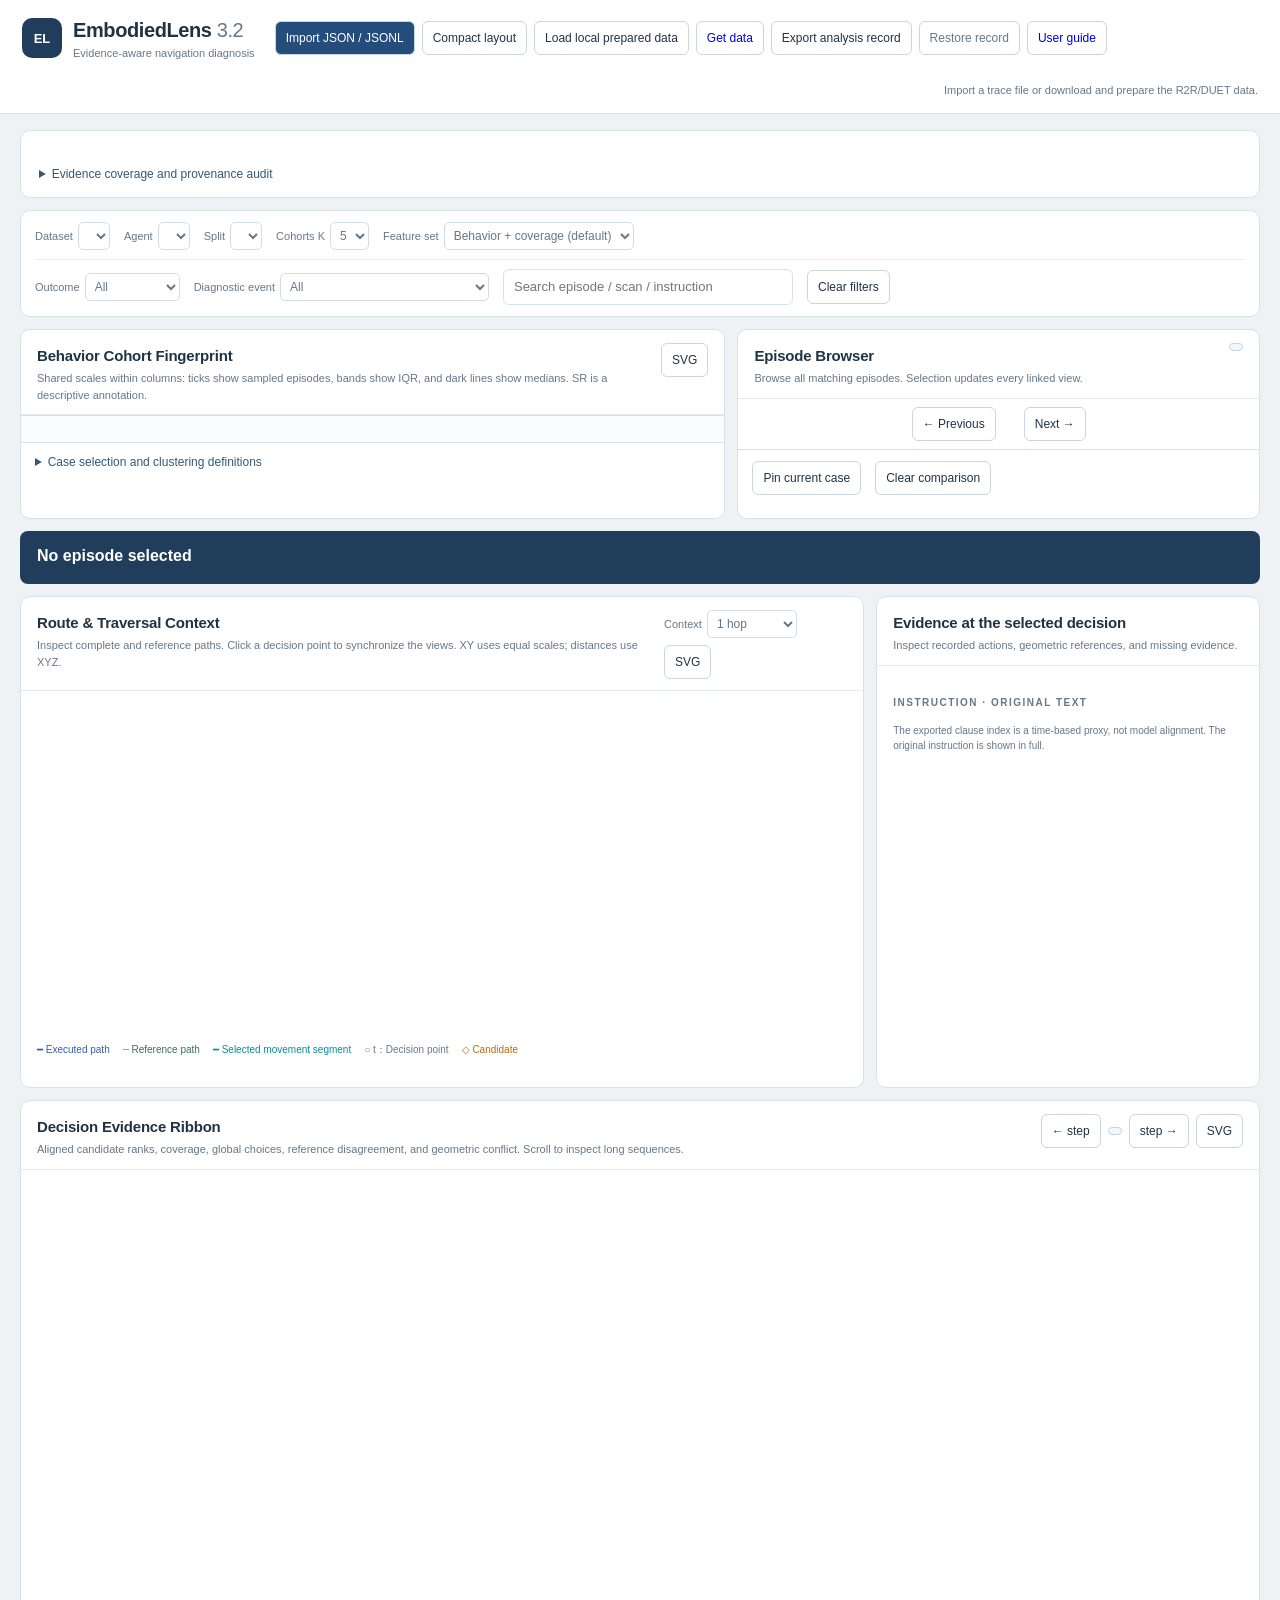
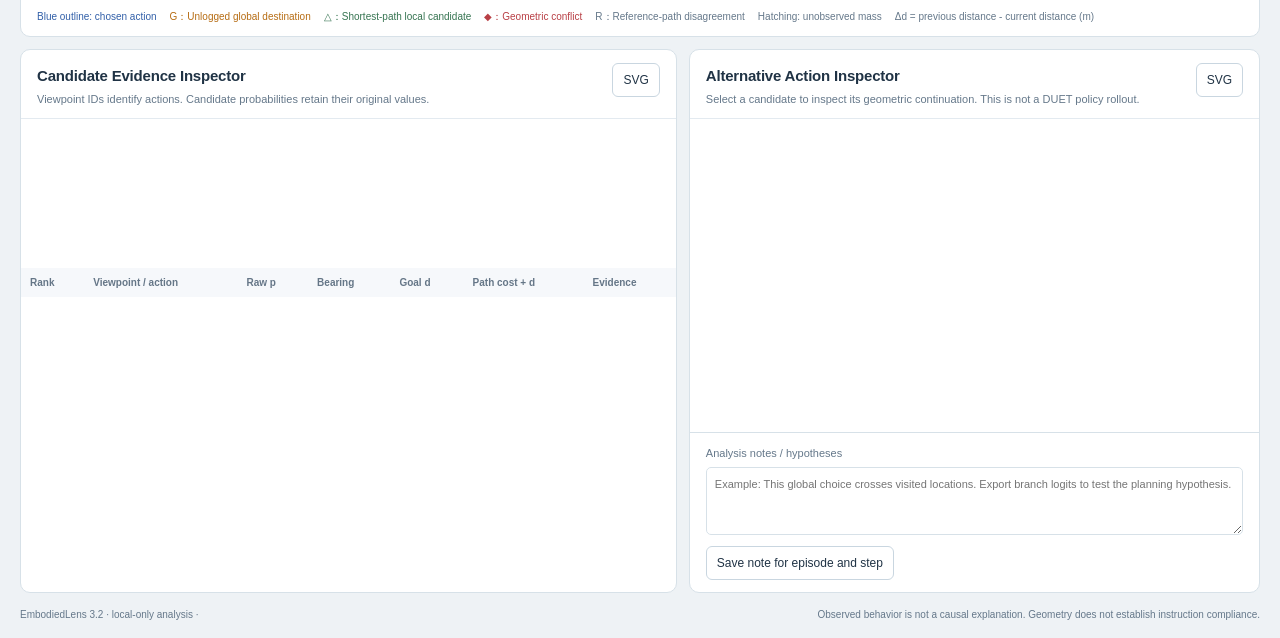
<file: index.html>
<!doctype html>
<html lang="en">
<head><meta charset="utf-8"><meta name="viewport" content="width=device-width,initial-scale=1"><title>EmbodiedLens 3.2 · Evidence-aware VLN diagnosis</title><link rel="icon" href="data:,"><link rel="stylesheet" href="styles.css?v=3.2.0-final"><script defer src="core.js?v=3.2.0"></script><script defer src="app.js?v=3.2.0-final"></script></head>
<body><header class="topbar"><div class="brand"><span class="logo">EL</span><div><h1>EmbodiedLens <span>3.2</span></h1><p>Evidence-aware navigation diagnosis</p></div></div><div class="toolbar"><label class="button primary">Import JSON / JSONL<input id="fileInput" type="file" accept=".json,.jsonl" multiple hidden></label><button id="compactLayout" aria-pressed="false">Compact layout</button><button id="loadReal">Load local prepared data</button><a class="button" href="data/README.md" target="_blank">Get data</a><button id="exportSession">Export analysis record</button><label class="button">Restore record<input id="sessionInput" type="file" accept=".json" hidden></label><a class="button" href="guide.html" target="_blank">User guide</a></div><p id="status" role="status">Import a trace file or download and prepare the R2R/DUET data.</p></header>
<main>
<section class="audit-panel"><div id="auditStats" class="stats"></div><details id="auditDetails"><summary>Evidence coverage and provenance audit</summary><div id="auditContent"></div></details></section>
<section class="filters panel"><div class="filter-line"><label>Dataset<select id="dataset"></select></label><label>Agent<select id="agent"></select></label><label>Split<select id="split"></select></label><label>Cohorts K<select id="clusterK"><option>3</option><option>4</option><option selected>5</option><option>6</option><option>7</option><option>8</option></select></label><label>Feature set<select id="featureSet"><option value="behavior">Behavior + coverage (default)</option><option value="outcome">Include outcomes (sensitivity)</option></select></label><span id="fitNote" class="muted"></span></div><div class="filter-line sub"><label>Outcome<select id="outcome"><option value="all">All</option><option value="success">Success</option><option value="failure">Failure</option><option value="unknown">Unavailable</option></select></label><label>Diagnostic event<select id="event"><option value="all">All</option><option value="global">Unlogged global choice</option><option value="partial">Incomplete local probability mass</option><option value="revisit">Full-path revisits</option><option value="conflict">Geometric conflict</option><option value="reference">Reference-path disagreement</option><option value="progress">Negative distance progress</option><option value="poststop">Post-STOP return</option></select></label><input id="search" type="search" aria-label="Search episode, scan, or instruction" placeholder="Search episode / scan / instruction"><button id="clearFilters">Clear filters</button></div></section>
<div class="overview-grid"><section class="panel cohort-panel"><header class="panel-head"><div><h2>Behavior Cohort Fingerprint</h2><p>Shared scales within columns: ticks show sampled episodes, bands show IQR, and dark lines show medians. SR is a descriptive annotation.</p></div><button data-export="cohortSVG">SVG</button></header><div id="cohortTable" class="scroll"></div><div id="caseSelector"></div><details class="method"><summary>Case selection and clustering definitions</summary><p>Six default features: mean/peak entropy, full-path revisit ratio, log(1 + decisions), unlogged-choice ratio, and local probability mass. Coverage also affects grouping. We standardize features, impute missing values with reference medians, and use deterministic k-means. Outcome metrics and failure labels are excluded by default.</p><p>Representative selects the visible episode nearest its fixed cohort centroid. Severe failure maximizes equally weighted NE/SPL/nDTW severity among valid failures. Boundary minimizes other-centroid minus own-centroid distance. Unavailable choices are disabled; selectors may return the same episode.</p><p id="sensitivity"></p></details></section>
<section class="panel"><header class="panel-head"><div><h2>Episode Browser</h2><p>Browse all matching episodes. Selection updates every linked view.</p></div><span id="listCount" class="tag"></span></header><div id="episodeList"></div><div class="pager"><button id="prevPage">← Previous</button><span id="pageInfo"></span><button id="nextPage">Next →</button></div><div class="compare-actions"><button id="pinCase">Pin current case</button><button id="clearPin">Clear comparison</button></div><div id="comparison"></div></section></div>
<section class="selection-bar"><div><b id="selectionTitle">No episode selected</b><p id="selectionReason"></p></div><div id="selectionMetrics"></div></section>
<div class="route-grid"><section class="panel"><header class="panel-head"><div><h2>Route & Traversal Context</h2><p>Inspect complete and reference paths. Click a decision point to synchronize the views. XY uses equal scales; distances use XYZ.</p></div><div class="toolbar"><label>Context<select id="hops"><option value="0">Route only</option><option value="1" selected>1 hop</option><option value="2">2 hops</option></select></label><button data-export="routeSVG">SVG</button></div></header><svg id="routeSVG" viewBox="0 0 1000 410" role="img" aria-label="Route and complete traversal"></svg><div class="legend"><span class="blue">━ Executed path</span><span class="green">┄ Reference path</span><span class="teal">━ Selected movement segment</span><span>○ t：Decision point</span><span class="orange">◇ Candidate</span></div><p id="routeNote" class="view-note"></p></section>
<section class="panel decision-context"><header class="panel-head"><div><h2>Evidence at the selected decision</h2><p>Inspect recorded actions, geometric references, and missing evidence.</p></div></header><div id="decisionSummary"></div><div class="instruction"><span class="eyebrow">INSTRUCTION · ORIGINAL TEXT</span><p id="instruction"></p><p class="muted">The exported clause index is a time-based proxy, not model alignment. The original instruction is shown in full.</p></div></section></div>
<section class="panel"><header class="panel-head"><div><h2>Decision Evidence Ribbon</h2><p>Aligned candidate ranks, coverage, global choices, reference disagreement, and geometric conflict. Scroll to inspect long sequences.</p></div><div class="toolbar"><button id="prevStep">← step</button><span id="stepLabel" class="tag"></span><button id="nextStep">step →</button><button data-export="ribbonSVG">SVG</button></div></header><div class="scroll"><svg id="ribbonSVG" viewBox="0 0 1200 420" role="img" aria-label="Decision evidence sequence"></svg></div><div class="legend"><span class="blue">Blue outline: chosen action</span><span class="orange">G：Unlogged global destination</span><span class="green">△：Shortest-path local candidate</span><span class="red">◆：Geometric conflict</span><span>R：Reference-path disagreement</span><span>Hatching: unobserved mass</span><span>Δd = previous distance - current distance (m)</span></div></section>
<div class="details-grid"><section class="panel"><header class="panel-head"><div><h2>Candidate Evidence Inspector</h2><p>Viewpoint IDs identify actions. Candidate probabilities retain their original values.</p></div><button data-export="bearingSVG">SVG</button></header><div id="candidateWarning" class="view-note"></div><svg id="bearingSVG" viewBox="0 0 800 160" role="img" aria-label="Candidate bearings"></svg><div class="scroll"><table class="candidate-table"><thead><tr><th>Rank</th><th>Viewpoint / action</th><th>Raw p</th><th>Bearing</th><th>Goal d</th><th>Path cost + d</th><th>Evidence</th></tr></thead><tbody id="candidateRows"></tbody></table></div><div id="imageEvidence"></div></section>
<section class="panel"><header class="panel-head"><div><h2>Alternative Action Inspector</h2><p>Select a candidate to inspect its geometric continuation. This is not a DUET policy rollout.</p></div><button data-export="alternativeSVG">SVG</button></header><div id="alternativeMode"></div><svg id="alternativeSVG" viewBox="0 0 720 340" role="img" aria-label="Alternative action and geometric path"></svg><div id="alternativeMetrics"></div><div class="hypothesis"><label for="note">Analysis notes / hypotheses</label><textarea id="note" rows="3" placeholder="Example: This global choice crosses visited locations. Export branch logits to test the planning hypothesis."></textarea><button id="saveNote">Save note for episode and step</button><span id="noteStatus" class="muted"></span></div></section></div>
<footer>EmbodiedLens 3.2 · local-only analysis · <span id="fingerprint"></span><span>Observed behavior is not a causal explanation. Geometry does not establish instruction compliance.</span></footer>
</main><div id="toast" role="status"></div><dialog id="recordDialog"><h2>Save / restore analysis record</h2><p>Download JSON or copy the complete text. Restore by importing a file or pasting an existing record below.</p><div class="toolbar"><a class="button primary" id="recordDownload" download="EmbodiedLens_analysis_record.json">Download JSON</a><button id="restorePasted">Restore pasted record</button><button id="closeRecord">Close</button></div><textarea id="recordText" aria-label="Analysis record JSON" spellcheck="false"></textarea><p class="muted">Records contain source identifiers, analysis parameters, and notes. Keep the complete traces separately. The download captures the state when this dialog opens.</p></dialog></body></html>
</file>
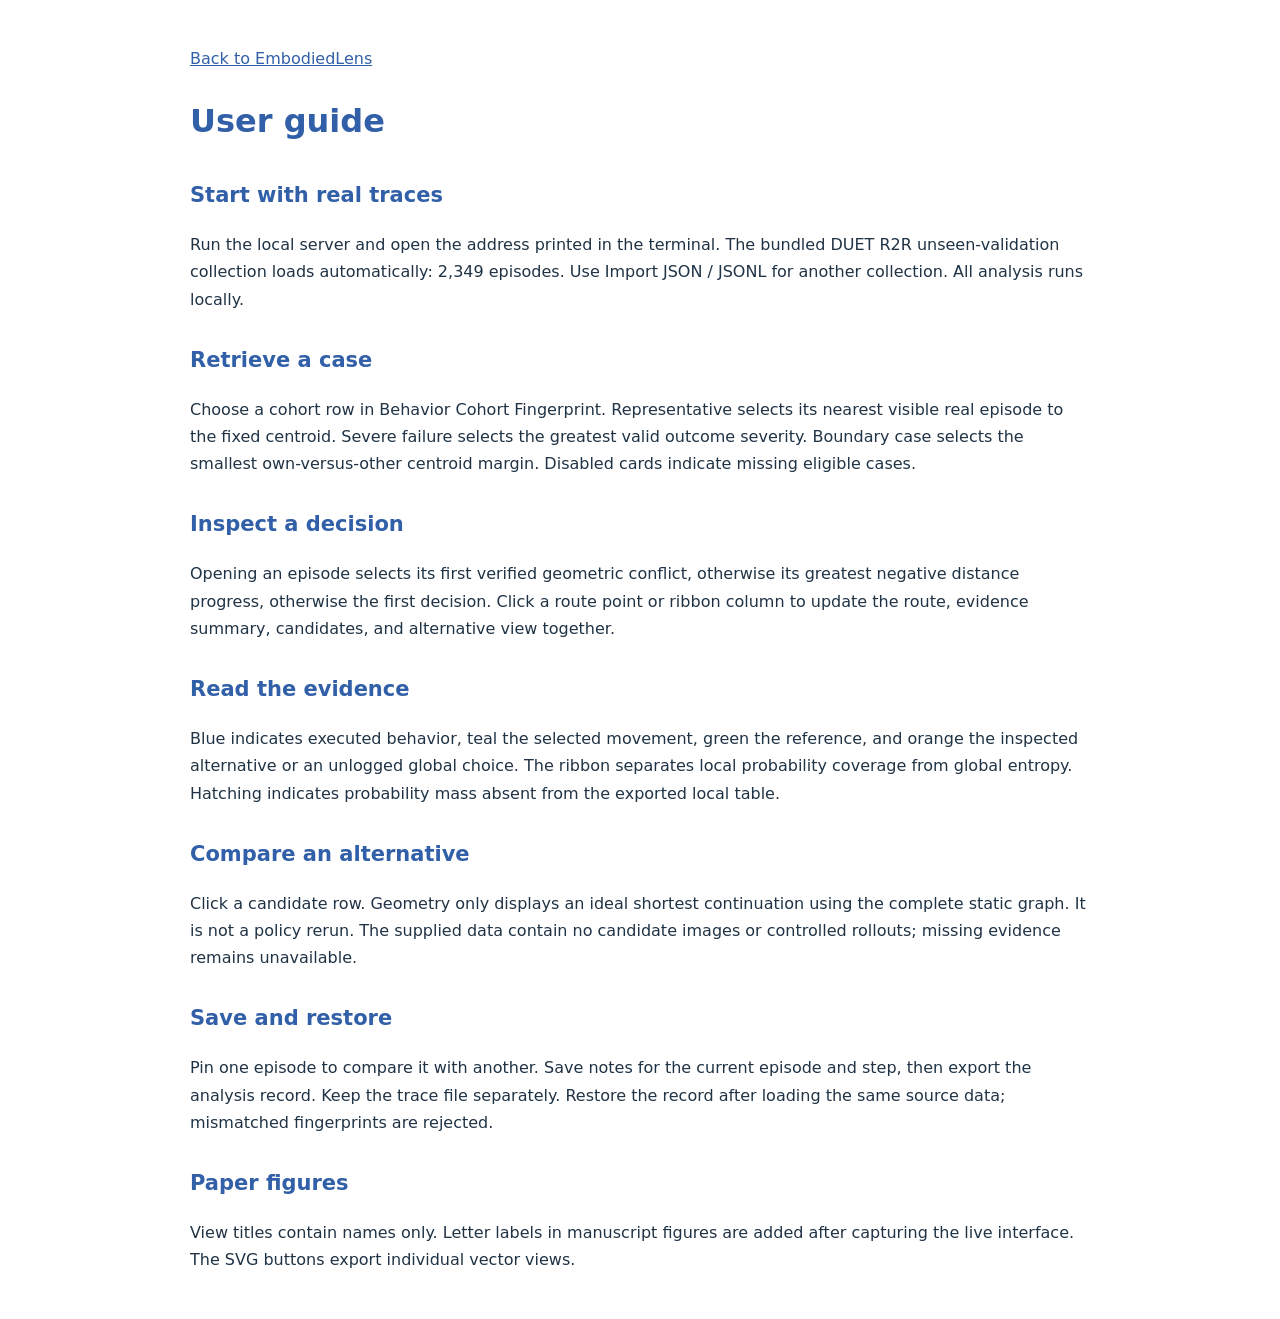
<file: guide.html>
<!doctype html><html lang="en"><meta charset="utf-8"><meta name="viewport" content="width=device-width,initial-scale=1"><title>EmbodiedLens · User guide</title><style>body{max-width:900px;margin:45px auto;padding:0 24px;font:16px/1.7 system-ui;color:#203345}h1,h2{color:#315fa8}h2{font-size:21px;margin-top:30px}a{color:#315fa8}</style><a href="index.html">Back to EmbodiedLens</a><h1>User guide</h1><h2>Start with real traces</h2><p>Run the local server and open the address printed in the terminal. The bundled DUET R2R unseen-validation collection loads automatically: 2,349 episodes. Use Import JSON / JSONL for another collection. All analysis runs locally.</p><h2>Retrieve a case</h2><p>Choose a cohort row in Behavior Cohort Fingerprint. Representative selects its nearest visible real episode to the fixed centroid. Severe failure selects the greatest valid outcome severity. Boundary case selects the smallest own-versus-other centroid margin. Disabled cards indicate missing eligible cases.</p><h2>Inspect a decision</h2><p>Opening an episode selects its first verified geometric conflict, otherwise its greatest negative distance progress, otherwise the first decision. Click a route point or ribbon column to update the route, evidence summary, candidates, and alternative view together.</p><h2>Read the evidence</h2><p>Blue indicates executed behavior, teal the selected movement, green the reference, and orange the inspected alternative or an unlogged global choice. The ribbon separates local probability coverage from global entropy. Hatching indicates probability mass absent from the exported local table.</p><h2>Compare an alternative</h2><p>Click a candidate row. Geometry only displays an ideal shortest continuation using the complete static graph. It is not a policy rerun. The supplied data contain no candidate images or controlled rollouts; missing evidence remains unavailable.</p><h2>Save and restore</h2><p>Pin one episode to compare it with another. Save notes for the current episode and step, then export the analysis record. Keep the trace file separately. Restore the record after loading the same source data; mismatched fingerprints are rejected.</p><h2>Paper figures</h2><p>View titles contain names only. Letter labels in manuscript figures are added after capturing the live interface. The SVG buttons export individual vector views.</p></html>
</file>
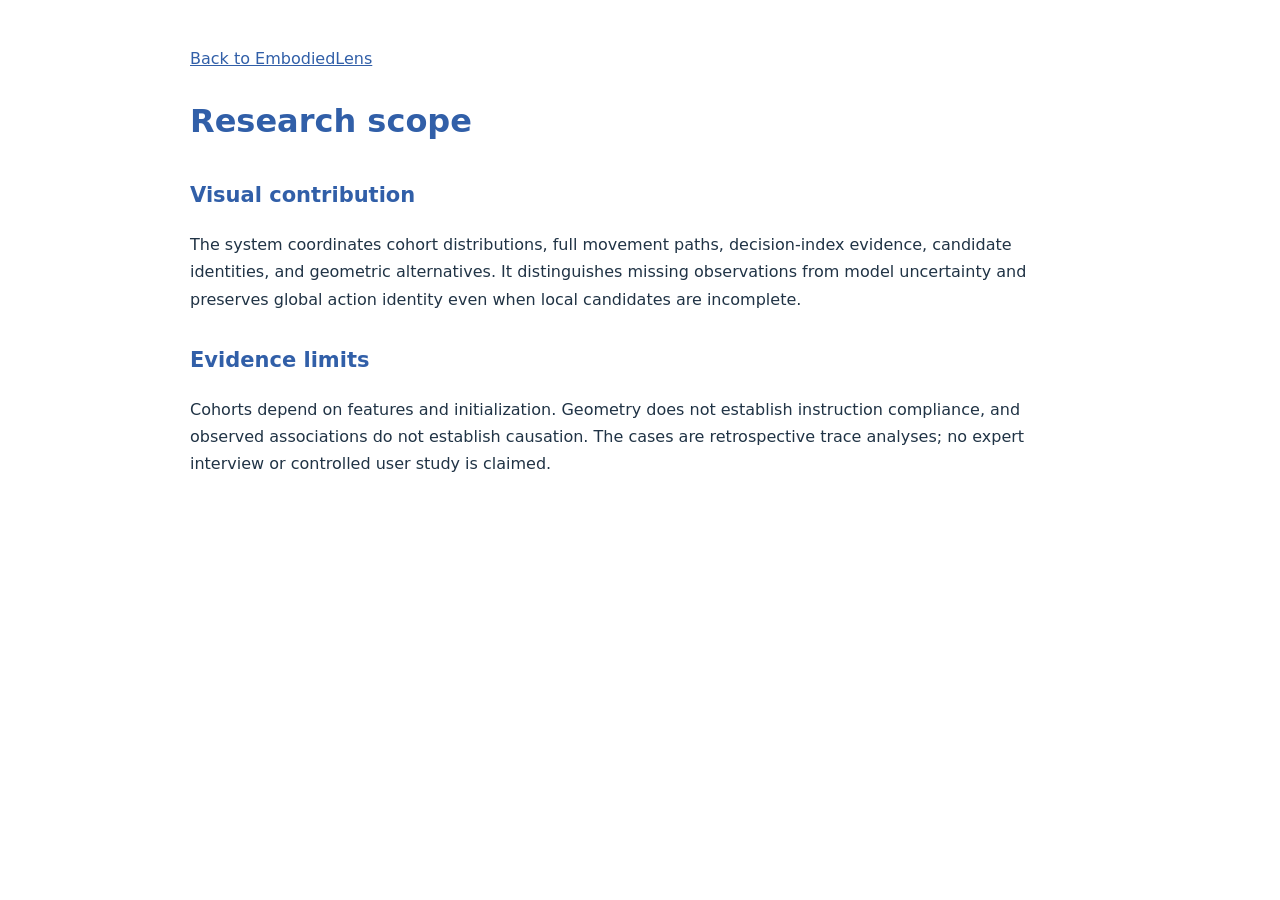
<file: research.html>
<!doctype html><html lang="en"><meta charset="utf-8"><meta name="viewport" content="width=device-width,initial-scale=1"><title>EmbodiedLens · Research scope</title><style>body{max-width:900px;margin:45px auto;padding:0 24px;font:16px/1.7 system-ui;color:#203345}h1,h2{color:#315fa8}h2{font-size:21px;margin-top:30px}a{color:#315fa8}</style><a href="index.html">Back to EmbodiedLens</a><h1>Research scope</h1><h2>Visual contribution</h2><p>The system coordinates cohort distributions, full movement paths, decision-index evidence, candidate identities, and geometric alternatives. It distinguishes missing observations from model uncertainty and preserves global action identity even when local candidates are incomplete.</p><h2>Evidence limits</h2><p>Cohorts depend on features and initialization. Geometry does not establish instruction compliance, and observed associations do not establish causation. The cases are retrospective trace analyses; no expert interview or controlled user study is claimed.</p></html>
</file>
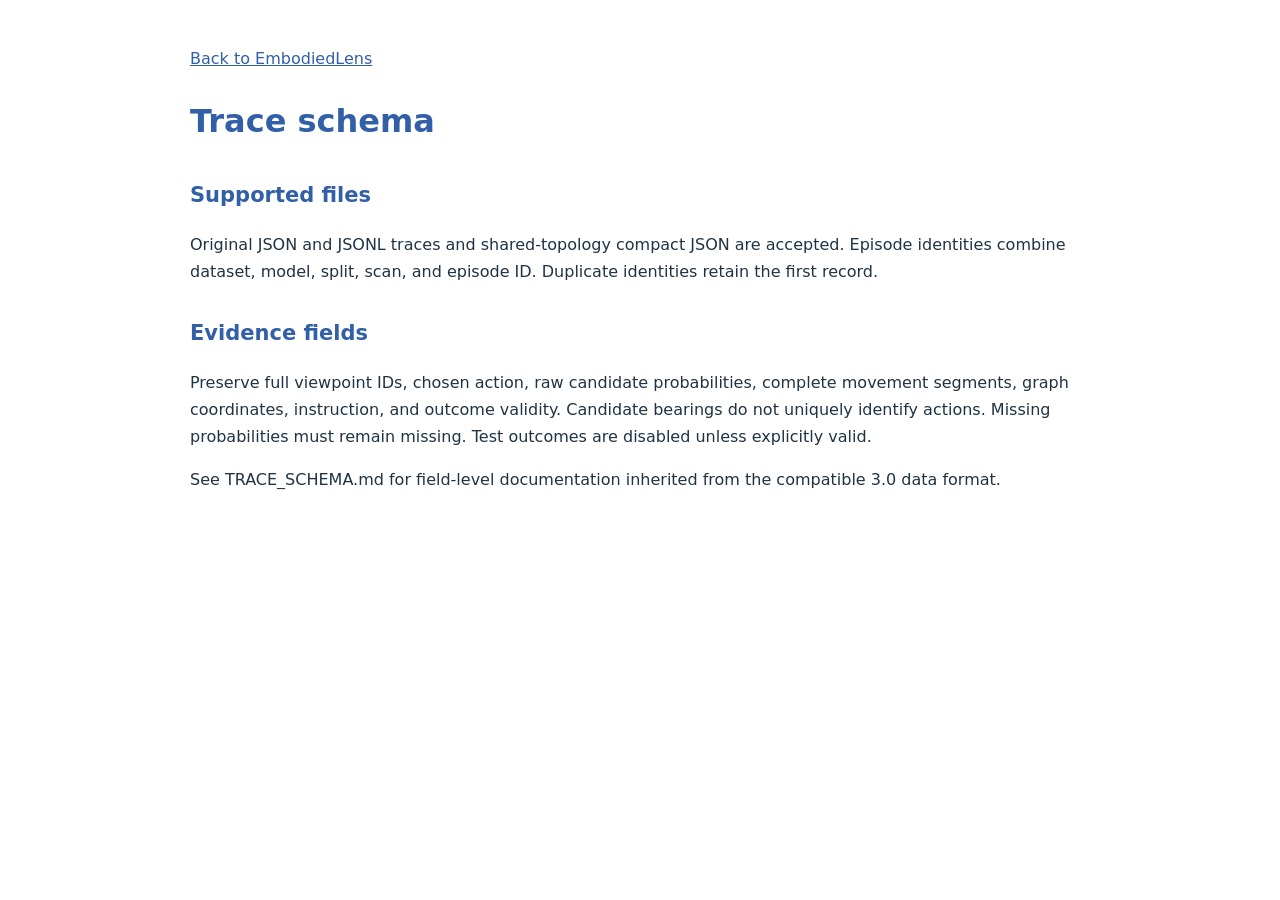
<file: schema.html>
<!doctype html><html lang="en"><meta charset="utf-8"><meta name="viewport" content="width=device-width,initial-scale=1"><title>EmbodiedLens · Trace schema</title><style>body{max-width:900px;margin:45px auto;padding:0 24px;font:16px/1.7 system-ui;color:#203345}h1,h2{color:#315fa8}h2{font-size:21px;margin-top:30px}a{color:#315fa8}</style><a href="index.html">Back to EmbodiedLens</a><h1>Trace schema</h1><h2>Supported files</h2><p>Original JSON and JSONL traces and shared-topology compact JSON are accepted. Episode identities combine dataset, model, split, scan, and episode ID. Duplicate identities retain the first record.</p><h2>Evidence fields</h2><p>Preserve full viewpoint IDs, chosen action, raw candidate probabilities, complete movement segments, graph coordinates, instruction, and outcome validity. Candidate bearings do not uniquely identify actions. Missing probabilities must remain missing. Test outcomes are disabled unless explicitly valid.</p><p>See TRACE_SCHEMA.md for field-level documentation inherited from the compatible 3.0 data format.</p></html>
</file>
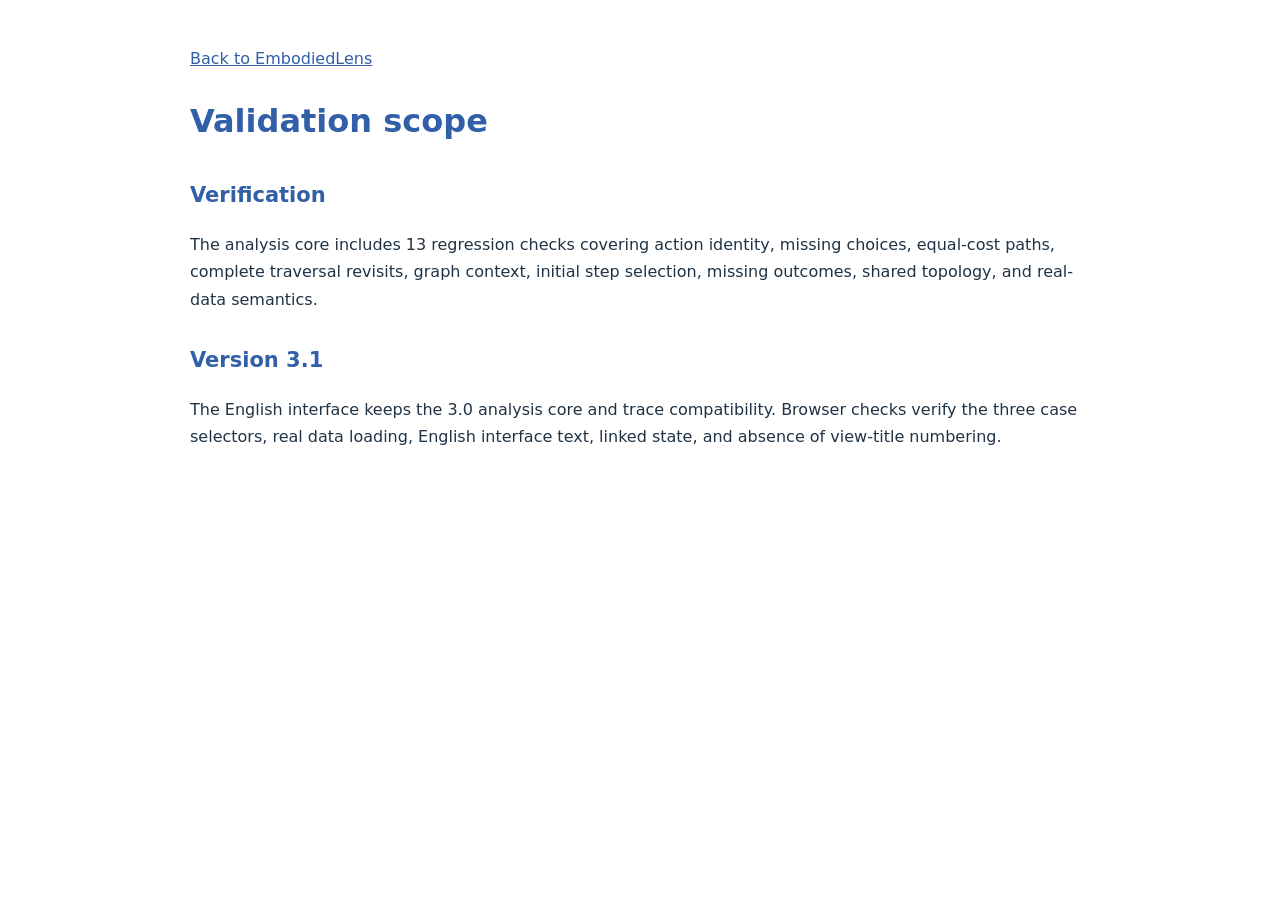
<file: validation.html>
<!doctype html><html lang="en"><meta charset="utf-8"><meta name="viewport" content="width=device-width,initial-scale=1"><title>EmbodiedLens · Validation scope</title><style>body{max-width:900px;margin:45px auto;padding:0 24px;font:16px/1.7 system-ui;color:#203345}h1,h2{color:#315fa8}h2{font-size:21px;margin-top:30px}a{color:#315fa8}</style><a href="index.html">Back to EmbodiedLens</a><h1>Validation scope</h1><h2>Verification</h2><p>The analysis core includes 13 regression checks covering action identity, missing choices, equal-cost paths, complete traversal revisits, graph context, initial step selection, missing outcomes, shared topology, and real-data semantics.</p><h2>Version 3.1</h2><p>The English interface keeps the 3.0 analysis core and trace compatibility. Browser checks verify the three case selectors, real data loading, English interface text, linked state, and absence of view-title numbering.</p></html>
</file>
<file: styles.css>
:root{--bg:#eef2f5;--paper:#fff;--ink:#203345;--muted:#65788a;--line:#d7e1e8;--blue:#315fa8;--green:#367451;--teal:#008f9c;--orange:#b66c13;--red:#b83f45;--soft:#edf4fb}*{box-sizing:border-box}body{margin:0;background:var(--bg);color:var(--ink);font:13px/1.5 'Segoe UI','Microsoft YaHei',sans-serif}button,input,select,textarea{font:inherit;color:inherit}button,.button{cursor:pointer;background:#fff;border:1px solid #c9d6e0;border-radius:6px;padding:7px 10px;text-decoration:none;font-size:12px;white-space:nowrap;display:inline-flex;align-items:center;justify-content:center}button:hover,.button:hover{background:#edf4fa;border-color:#83a7c5}button:disabled{opacity:.45;cursor:default}button:focus-visible,a:focus-visible,select:focus-visible{outline:3px solid #8cb8ef;outline-offset:2px}.primary{background:#244d7b;color:#fff}.topbar{background:#fff;padding:15px 22px;border-bottom:1px solid var(--line);display:flex;align-items:center;gap:20px;flex-wrap:wrap}.brand{display:flex;gap:11px;align-items:center}.logo{width:40px;height:40px;background:#203e5b;color:#fff;border-radius:10px;display:grid;place-items:center;font-weight:700}.brand h1{margin:0;font-size:20px;letter-spacing:-.4px}.brand h1 span{font-weight:400;color:var(--muted)}.brand p{margin:0;font-size:11px;color:var(--muted)}.toolbar{display:flex;gap:7px;align-items:center;flex-wrap:wrap}#status{margin:0 0 0 auto;color:var(--muted);font-size:11px;max-width:330px}main{max-width:1860px;margin:auto;padding:16px 20px}.panel,.audit-panel{background:var(--paper);border:1px solid var(--line);border-radius:10px;min-width:0;overflow:hidden}.audit-panel{padding:14px 18px;margin-bottom:12px}.eyebrow{font-size:10px;letter-spacing:1.5px;color:var(--muted);font-weight:700}.stats{display:grid;grid-template-columns:repeat(6,minmax(0,1fr));gap:18px;margin:8px 0 12px}.stat{border-right:1px solid var(--line);padding-right:12px}.stat:last-child{border:0}.stat b{display:block;font-size:23px;font-variant-numeric:tabular-nums}.stat span{font-size:11px;color:var(--muted)}.stat.warn b{color:var(--orange)}summary{cursor:pointer;color:#325978;font-size:12px}details p{margin:7px 0}.audit-grid{display:grid;grid-template-columns:1.3fr 1fr;gap:20px;margin-top:12px}.audit-grid table{font-size:11px;width:100%}.audit-grid td{padding:5px;border-bottom:1px solid var(--line)}.audit-grid ul{margin:0;padding-left:20px;font-size:12px}.filters{padding:11px 14px;margin-bottom:12px}.filter-line{display:flex;align-items:center;gap:14px;flex-wrap:wrap}.filter-line.sub{border-top:1px solid #e9eef3;margin-top:9px;padding-top:9px}label{font-size:11px;color:var(--muted)}select{border:1px solid #d1dce5;border-radius:5px;background:#fff;padding:5px;margin-left:5px;font-size:12px;max-width:230px}.muted{color:var(--muted);font-size:11px}input[type=search]{width:290px;border:1px solid var(--line);padding:7px 10px;border-radius:6px} .overview-grid{display:grid;grid-template-columns:minmax(0,1.35fr) minmax(350px,1fr);gap:12px}.panel-head{padding:13px 16px 11px;border-bottom:1px solid #e3eaf0;display:flex;justify-content:space-between;gap:12px;align-items:flex-start}.panel-head h2{font-size:15px;margin:2px 0 3px;letter-spacing:-.2px}.panel-head p{margin:0;color:var(--muted);font-size:11px}.scroll{overflow:auto}table{border-collapse:collapse;width:100%;font-variant-numeric:tabular-nums}th{font-size:10px;text-align:left;background:#f6f8fb;color:#657687;padding:7px 9px;font-weight:600}td{padding:8px 9px;border-bottom:1px solid #e7edf2;font-size:12px}tbody tr.selected{background:#edf4fb}tbody tr[data-key],tbody tr[data-cohort],tbody tr[data-candidate]{cursor:pointer}tbody tr[data-key]:hover,tbody tr[data-cohort]:hover,tbody tr[data-candidate]:hover{background:#f0f6fb}.cohort-table td{padding:7px 5px}.cohort-table th{padding:7px 5px}.cohort-table .swatch{display:block;height:5px;background:#dce4e8;width:65px}.cohort-table .swatch i{display:block;background:var(--green);height:100%}.tag{display:inline-block;border:1px solid #c5d4df;border-radius:5px;background:#f4f8fb;color:#436078;padding:3px 6px;font-size:10px;white-space:nowrap}.tag.warn{background:#fff6e9;border-color:#e7c69b;color:#956014}.tag.red{color:var(--red);background:#fff3f3;border-color:#e3b4b6}.tag.green{color:var(--green);background:#eff7f0}.case-head{display:flex;justify-content:space-between;margin-bottom:8px;color:var(--muted);font-size:11px}#caseSelector{padding:13px 14px;background:#f9fbfd;border-top:1px solid var(--line)}.cases{display:grid;grid-template-columns:repeat(3,minmax(0,1fr));gap:7px}.case{display:block;text-align:left;padding:9px;white-space:normal}.case b{display:block;font-size:12px}.case span{display:block;font-size:10px;color:var(--muted);margin-top:4px;overflow-wrap:anywhere}.case.active{background:#e8f1fc;border-color:#5682b3;box-shadow:inset 0 0 0 1px #5682b3}.method{padding:10px 14px;font-size:11px;border-top:1px solid var(--line)}.pager,.compare-actions{display:flex;justify-content:center;gap:14px;align-items:center;padding:8px}.compare-actions{border-top:1px solid var(--line);justify-content:flex-start;padding:11px 14px}#comparison{padding:0 14px 12px}.comparison-table td{padding:4px 6px;font-size:11px}.selection-bar{display:flex;gap:16px;justify-content:space-between;align-items:center;padding:13px 17px;margin:12px 0;background:#203e5b;color:#fff;border-radius:8px}.selection-bar b{font-size:16px}.selection-bar p{margin:3px 0 0;font-size:11px;color:#c8d9e7}#selectionMetrics{display:flex;gap:15px;font-size:12px}.route-grid{display:grid;grid-template-columns:minmax(0,1.65fr) minmax(320px,.75fr);gap:12px;margin-bottom:12px}svg{display:block;max-width:100%;font-family:'Segoe UI',sans-serif}#routeSVG,#alternativeSVG,#bearingSVG{width:100%}.legend{display:flex;gap:13px;flex-wrap:wrap;padding:6px 16px 12px;font-size:10px;color:var(--muted)}.blue{color:var(--blue)}.green{color:var(--green)}.teal{color:var(--teal)}.orange{color:var(--orange)}.red{color:var(--red)}.view-note{margin:0;padding:6px 16px 12px;font-size:11px;color:var(--muted)}#decisionSummary{padding:13px 16px}.fact{padding:9px 0;border-bottom:1px solid #e3eaf0;display:grid;grid-template-columns:90px 1fr;gap:8px;font-size:12px}.fact span{color:var(--muted);font-size:11px}.fact b{font-weight:500;overflow-wrap:anywhere}.instruction{padding:0 16px 15px}.instruction>p{font-size:12px;line-height:1.8}.instruction p.muted{font-size:10px;line-height:1.5}#ribbonSVG{max-width:none;min-width:100%}.details-grid{display:grid;grid-template-columns:minmax(0,1.15fr) minmax(0,1fr);gap:12px;margin-top:12px}.candidate-table td{font-size:11px;padding:7px 8px}.candidate-table small{display:block;color:var(--muted);font-size:9px}.candidate-table tr.chosen{box-shadow:inset 3px 0 var(--blue)}.candidate-table tr.oracle td:first-child{color:var(--green);font-weight:700}.prob{background:#e0e8f1;min-width:55px;height:5px;margin-top:3px}.prob i{display:block;height:5px;background:var(--blue)}#imageEvidence{padding:14px;font-size:11px;color:var(--muted)}#imageEvidence img{max-width:100%;max-height:200px;display:block;border-radius:6px;margin-top:8px}#alternativeMode{padding:12px 16px}#alternativeMode p{font-size:11px;color:var(--muted);margin:6px 0 0}#alternativeMetrics{display:grid;grid-template-columns:repeat(3,1fr);gap:8px;padding:10px 16px}.metric{padding:10px;border:1px solid var(--line);border-radius:6px}.metric b{display:block;font-size:17px}.metric span{font-size:10px;color:var(--muted)}.hypothesis{border-top:1px solid var(--line);padding:12px 16px}.hypothesis label{display:block}.hypothesis textarea{width:100%;border:1px solid var(--line);border-radius:5px;padding:8px;margin:6px 0;resize:vertical;font-size:11px}footer{display:flex;justify-content:space-between;gap:12px;color:var(--muted);font-size:10px;margin-top:14px}#toast{position:fixed;right:20px;bottom:20px;background:#203e5b;color:#fff;border-radius:8px;padding:12px 18px;display:none;max-width:520px;z-index:20}.empty{padding:30px;text-align:center;color:var(--muted)}.mini-label{font-size:9px;fill:#677d8f}.selected-node{cursor:pointer}.split-table{margin-top:8px}.paper-note{color:#7a561e;background:#fff8ed;padding:8px;border-radius:6px}.k-bar{display:inline-block;width:3px;background:#acbfd4;height:18px;margin:0 2px}
@media(max-width:1100px){main{padding:10px}.overview-grid,.route-grid,.details-grid{grid-template-columns:1fr}.stats{grid-template-columns:repeat(3,1fr)}.topbar{padding:12px}.selection-bar{align-items:flex-start;flex-direction:column}.audit-grid{grid-template-columns:1fr}}
@media print{.toolbar,.filters,.pager,.hypothesis,.compare-actions{display:none}.panel,.audit-panel{break-inside:avoid}body{font-size:11px;background:white}main{padding:0}.overview-grid,.route-grid,.details-grid{display:block}.panel{margin-bottom:12px}}
dialog{width:min(900px,92vw);max-height:88vh;border:1px solid #b6c9d9;border-radius:12px;padding:24px;box-shadow:0 15px 70px #20334540}dialog::backdrop{background:#20334580}dialog h2{font-size:19px;margin-top:0}dialog p{font-size:13px;color:#526b80}#recordText{width:100%;height:42vh;margin-top:14px;border:1px solid #d1dce5;padding:12px;border-radius:6px;font:11px/1.5 Consolas,monospace}
#cohortSVG{min-width:940px;width:100%;max-width:none}

/* Optional dense layout retains the complete live workspace and every control. */
@media(min-width:1400px){
.compact-layout{font-size:11px}.compact-layout main{max-width:2300px;padding:8px 12px}
.compact-layout .topbar{padding:8px 12px;gap:12px}.compact-layout .brand h1{font-size:18px}
.compact-layout button,.compact-layout .button{padding:4px 7px;font-size:10px}
.compact-layout .audit-panel{padding:6px 12px;margin-bottom:6px}.compact-layout .stats{margin:2px 0 4px}
.compact-layout .stat b{font-size:19px}.compact-layout .stat span{font-size:10px}
.compact-layout .filters{padding:5px 10px;margin-bottom:6px}.compact-layout .filter-line{gap:9px}
.compact-layout .filter-line.sub{margin-top:4px;padding-top:4px}.compact-layout select{padding:2px;font-size:10px}
.compact-layout .panel-head{padding:6px 10px;gap:8px}.compact-layout .panel-head h2{font-size:13px}
.compact-layout .panel-head p{font-size:10px;line-height:1.3}
.compact-layout .overview-grid,.compact-layout .route-grid,.compact-layout .details-grid{gap:6px;margin-top:6px}
.compact-layout #cohortSVG{min-width:0;height:235px}.compact-layout #routeSVG{height:225px}
.compact-layout #ribbonSVG{width:100%!important;min-width:100%;height:255px}
.compact-layout #bearingSVG{height:65px}.compact-layout #alternativeSVG{height:185px}
.compact-layout th,.compact-layout td{padding:3px 7px;font-size:10px}
.compact-layout .fact{padding:4px 0;font-size:10px}.compact-layout #decisionSummary{padding:4px 10px}
.compact-layout .instruction{padding:0 10px 5px}.compact-layout .instruction>p{font-size:10px;line-height:1.35;margin:5px 0}
.compact-layout .case-head,.compact-layout .cases{padding:4px 10px}.compact-layout .case{padding:5px}
.compact-layout .case span{font-size:9px}.compact-layout .pager,.compact-layout .compare-actions{padding:4px 10px}
.compact-layout .method{padding:4px 10px}.compact-layout #comparison .muted{margin:4px 10px}
.compact-layout .selection-bar{padding:6px 10px;margin:6px 0}.compact-layout .selection-bar p{margin:2px 0}
.compact-layout .legend{padding:3px 10px;font-size:9px}.compact-layout .view-note{padding:3px 10px;font-size:10px}
.compact-layout #imageEvidence{padding:5px 10px}.compact-layout #alternativeMode{padding:5px 10px}
.compact-layout #alternativeMode p{font-size:10px;margin:3px 0}.compact-layout #alternativeMetrics{padding:4px 10px}
.compact-layout .metric{padding:4px}.compact-layout .metric b{font-size:13px}
.compact-layout .hypothesis{padding:5px 10px}.compact-layout .hypothesis textarea{height:35px;margin:3px 0}
.compact-layout footer{margin-top:6px}
}
</file>
